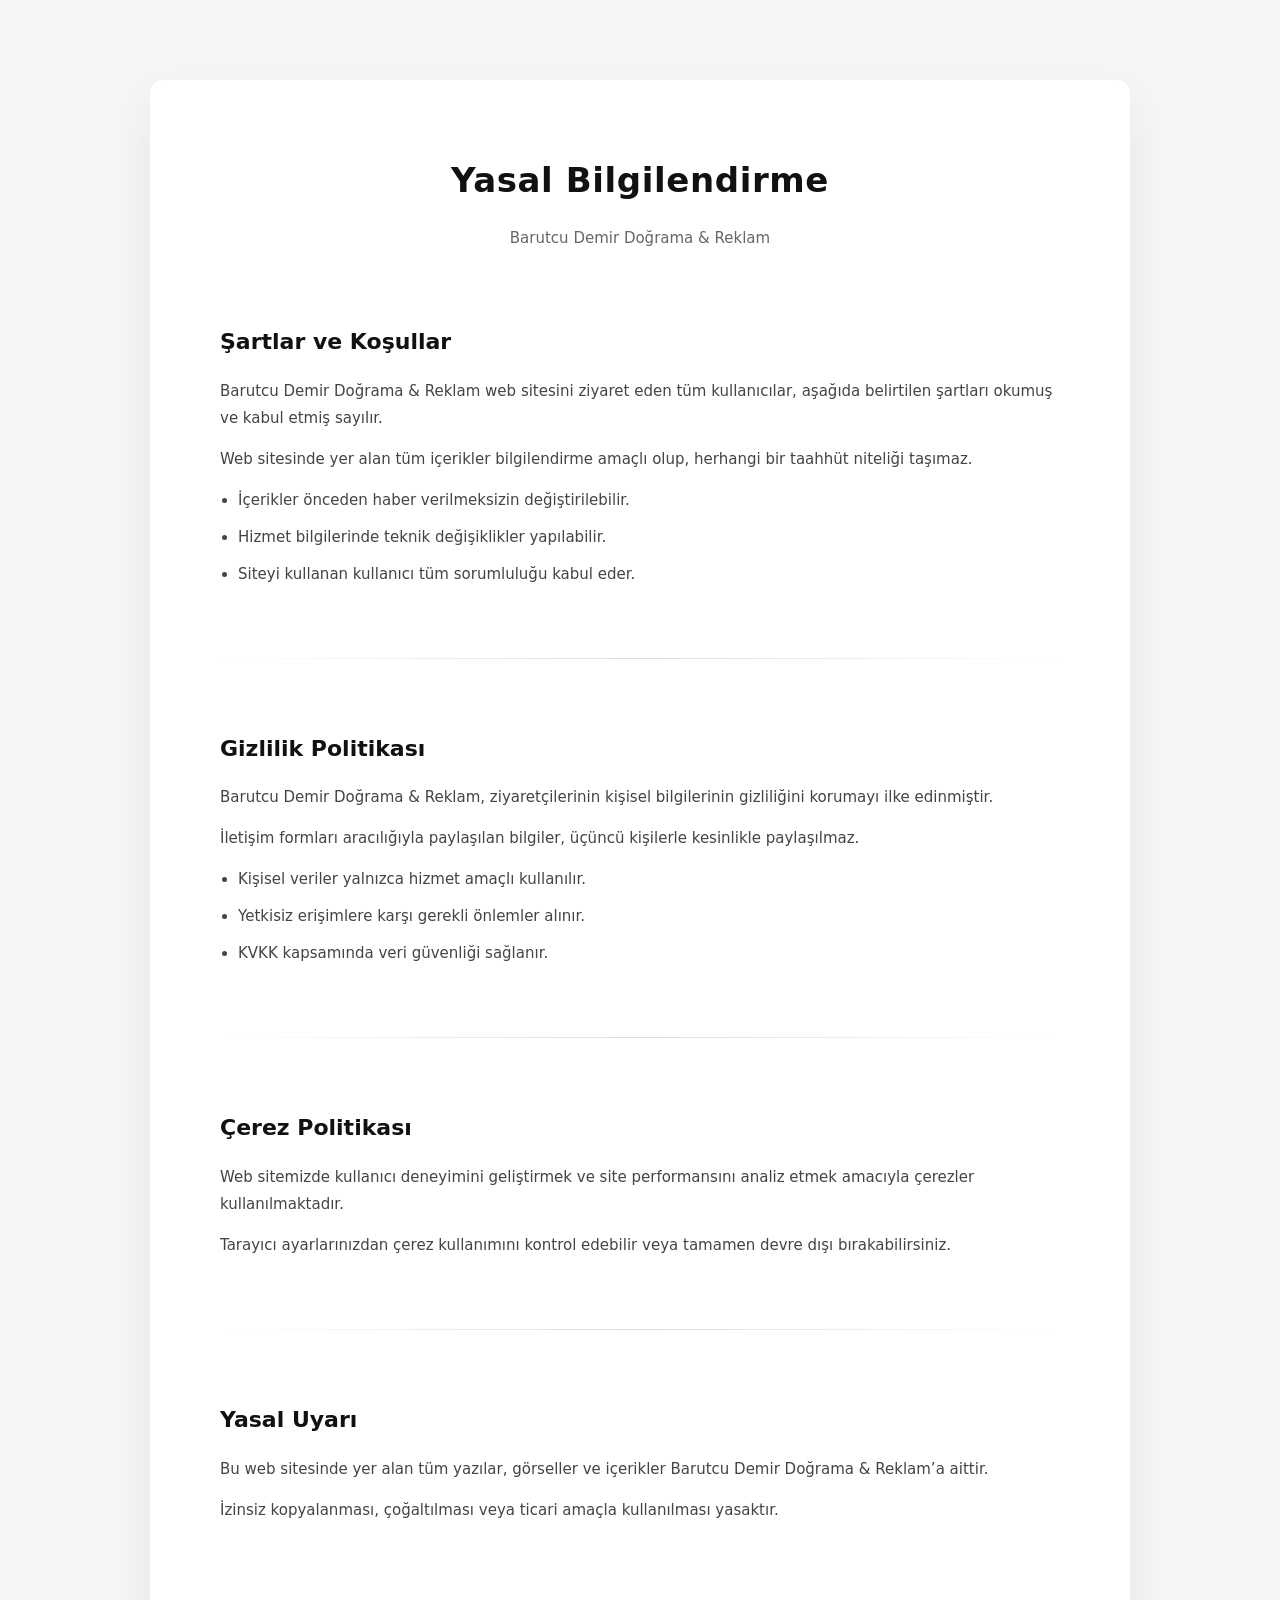
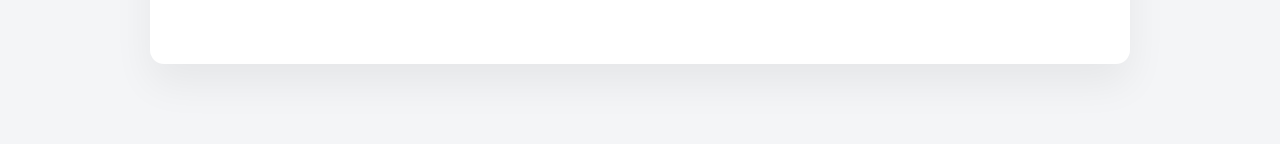
<file: yasal.html>
<!DOCTYPE html>
<html lang="tr">

<head>
  <meta charset="UTF-8">
  <meta name="viewport" content="width=device-width, initial-scale=1.0">
  <title>Yasal Bilgilendirme | Barutcu Demir Doğrama & Reklam</title>
  <link rel="icon" type="image/png" href="logodemir.png">
  <style>
    /* =====================
   RESET & BASE
===================== */
    * {
      margin: 0;
      padding: 0;
      box-sizing: border-box;
    }

    body {
      font-family: "Inter", system-ui, sans-serif;
      background: #f4f5f7;
      color: #2b2b2b;
      line-height: 1.8;
    }

    /* =====================
   CONTAINER
===================== */
    .container {
      max-width: 980px;
      margin: 80px auto;
      background: #ffffff;
      padding: 70px 70px;
      border-radius: 14px;
      box-shadow: 0 20px 40px rgba(0, 0, 0, .06);
    }

    /* =====================
   HEADER
===================== */
    .page-header {
      text-align: center;
      margin-bottom: 70px;
    }

    .page-header h1 {
      font-size: 34px;
      font-weight: 600;
      letter-spacing: .6px;
      margin-bottom: 14px;
      color: #111;
    }

    .page-header p {
      font-size: 15px;
      color: #666;
    }

    /* =====================
   SECTION
===================== */
    .legal-section {
      margin-bottom: 70px;
    }

    .legal-section h2 {
      font-size: 22px;
      margin-bottom: 16px;
      color: #111;
    }

    .legal-section p {
      font-size: 15px;
      color: #444;
      margin-bottom: 14px;
    }

    .legal-section ul {
      margin-top: 12px;
      padding-left: 18px;
    }

    .legal-section li {
      font-size: 15px;
      margin-bottom: 10px;
      color: #444;
    }

    /* =====================
   DIVIDER
===================== */
    .divider {
      height: 1px;
      background: linear-gradient(90deg, transparent, #ddd, transparent);
      margin: 70px 0;
    }

    /* =====================
   FOOTER
===================== */
    .page-footer {
      border-top: 1px solid #e5e5e5;
      padding-top: 24px;
      margin-top: 40px;
      display: flex;
      justify-content: space-between;
      align-items: center;
      font-size: 13px;
      color: #777;
      gap: 20px;
    }

    .page-footer span {
      white-space: nowrap;
    }

    .footer-links {
      display: flex;
      gap: 22px;
    }

    .footer-links a {
      color: #666;
      text-decoration: none;
      position: relative;
    }

    .footer-links a::after {
      content: "";
      position: absolute;
      left: 0;
      bottom: -3px;
      width: 0;
      height: 1px;
      background: #111;
      transition: .3s;
    }

    .footer-links a:hover {
      color: #111;
    }

    .footer-links a:hover::after {
      width: 100%;
    }

    /* =====================
   MEDIA QUERY
===================== */

    /* TABLET */
    @media(max-width:992px) {
      .container {
        padding: 60px 40px;
      }

      .page-header h1 {
        font-size: 30px;
      }
    }

    /* MOBİL */
    @media(max-width:768px) {
      .container {
        margin: 40px 16px;
        padding: 40px 22px;
      }

      .page-header {
        margin-bottom: 50px;
      }

      .page-header h1 {
        font-size: 26px;
      }

      .legal-section {
        margin-bottom: 50px;
      }

      .legal-section h2 {
        font-size: 20px;
      }

      .page-footer {
        flex-direction: column;
        text-align: center;
        gap: 12px;
      }

      .footer-links {
        flex-direction: column;
        gap: 10px;
      }
    }
  </style>
</head>

<body>

  <div class="container">

    <!-- HEADER -->
    <div class="page-header">
      <h1>Yasal Bilgilendirme</h1>
      <p>Barutcu Demir Doğrama & Reklam</p>
    </div>

    <!-- ŞARTLAR -->
    <section class="legal-section" id="sartlar">
      <h2>Şartlar ve Koşullar</h2>
      <p>
        Barutcu Demir Doğrama & Reklam web sitesini ziyaret eden tüm kullanıcılar,
        aşağıda belirtilen şartları okumuş ve kabul etmiş sayılır.
      </p>
      <p>
        Web sitesinde yer alan tüm içerikler bilgilendirme amaçlı olup,
        herhangi bir taahhüt niteliği taşımaz.
      </p>
      <ul>
        <li>İçerikler önceden haber verilmeksizin değiştirilebilir.</li>
        <li>Hizmet bilgilerinde teknik değişiklikler yapılabilir.</li>
        <li>Siteyi kullanan kullanıcı tüm sorumluluğu kabul eder.</li>
      </ul>
    </section>

    <div class="divider"></div>

    <!-- GİZLİLİK -->
    <section class="legal-section" id="gizlilik">
      <h2>Gizlilik Politikası</h2>
      <p>
        Barutcu Demir Doğrama & Reklam, ziyaretçilerinin kişisel bilgilerinin
        gizliliğini korumayı ilke edinmiştir.
      </p>
      <p>
        İletişim formları aracılığıyla paylaşılan bilgiler, üçüncü kişilerle
        kesinlikle paylaşılmaz.
      </p>
      <ul>
        <li>Kişisel veriler yalnızca hizmet amaçlı kullanılır.</li>
        <li>Yetkisiz erişimlere karşı gerekli önlemler alınır.</li>
        <li>KVKK kapsamında veri güvenliği sağlanır.</li>
      </ul>
    </section>

    <div class="divider"></div>

    <!-- ÇEREZ -->
    <section class="legal-section" id="cerez">
      <h2>Çerez Politikası</h2>
      <p>
        Web sitemizde kullanıcı deneyimini geliştirmek ve site performansını
        analiz etmek amacıyla çerezler kullanılmaktadır.
      </p>
      <p>
        Tarayıcı ayarlarınızdan çerez kullanımını kontrol edebilir veya
        tamamen devre dışı bırakabilirsiniz.
      </p>
    </section>

    <div class="divider"></div>

    <!-- YASAL -->
    <section class="legal-section" id="yasal">
      <h2>Yasal Uyarı</h2>
      <p>
        Bu web sitesinde yer alan tüm yazılar, görseller ve içerikler
        Barutcu Demir Doğrama & Reklam’a aittir.
      </p>
      <p>
        İzinsiz kopyalanması, çoğaltılması veya ticari amaçla kullanılması
        yasaktır.
      </p>
    </section>

  

  </div>

</body>

</html>
</file>
